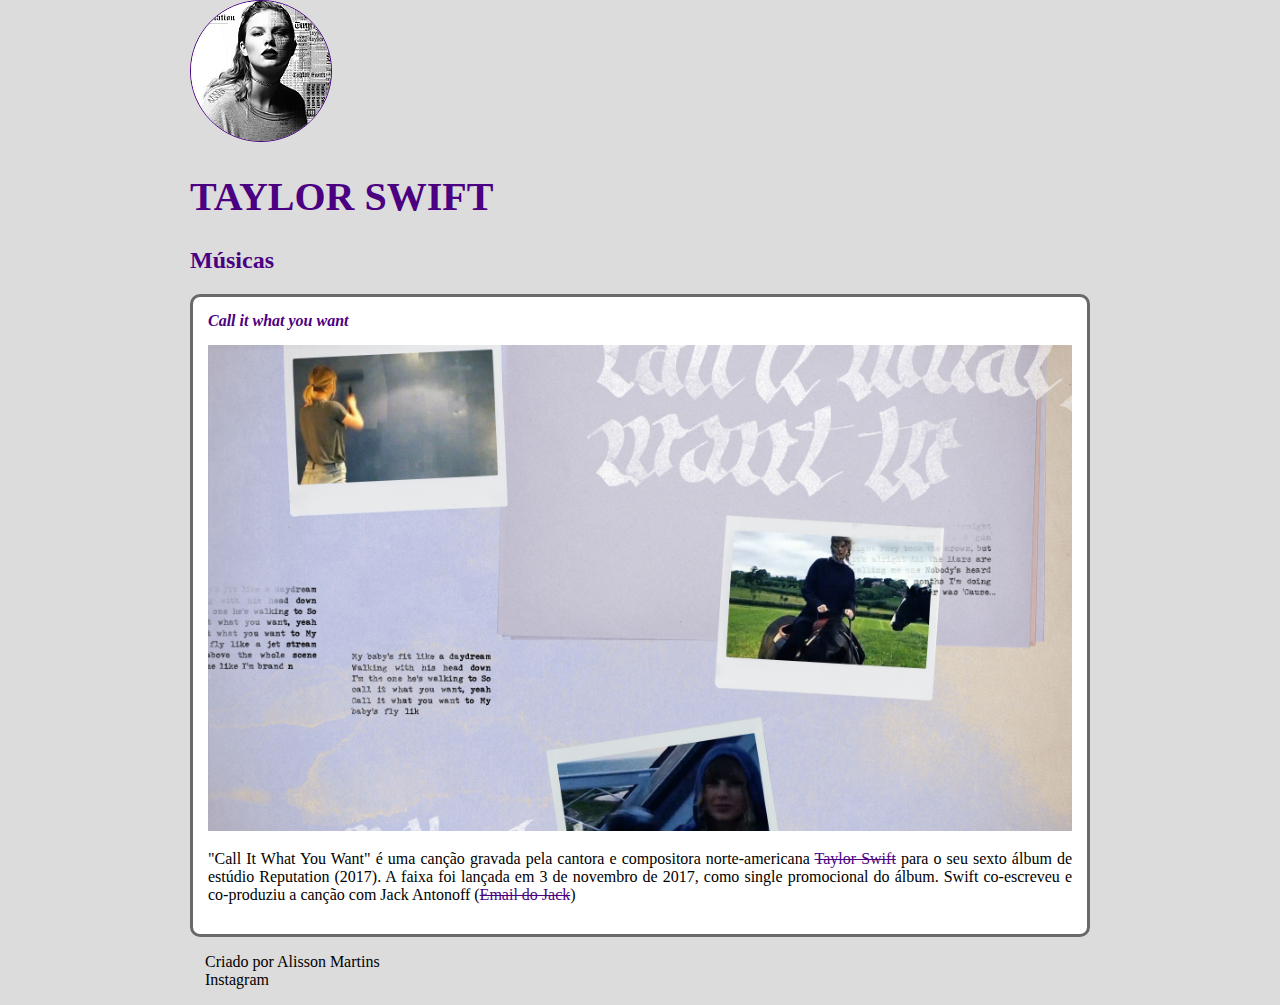
<file: CURSO-HTML5/index.html>
<!DOCTYPE html>
<html>
    <head>
      <meta charset="utf-8">
      <title>TayTay</title>
      <link rel="stylesheet" href="style.css">
    </head>
    <body>
        <header>
            <img src="taylor.png" alt="Foto do rosto da cantora Taylor Swift" class="photo">
            <h1 id="title">Taylor Swift</h1>
        </header>
        <section>
            <header>
                <h2 class="subtitle">Músicas</h2>
            </header>
            <article class="post">
                <header>
                  <h3 class="post_title">Call it what you want</h3>
                  <img src="conteudo1.png" alt="Letra da música" class="post-image"> 
                </header>
                <p class="post_content">
                    "Call It What You Want" é uma canção gravada pela cantora
                    e compositora norte-americana <a href="https://www.taylorswift.com/" target="_blank">Taylor Swift</a> para o seu
                    sexto álbum de estúdio Reputation (2017). A faixa foi 
                    lançada em 3 de novembro de 2017, como single promocional 
                    do álbum. Swift co-escreveu e co-produziu a canção com Jack Antonoff (<a href="mailto:al07ma@gmail.com">Email do Jack</a>)
                </p>
            </article>


        <footer>
            <ul class="content-list">
                <li>Criado por Alisson Martins</li>
                <li> <a href="https://www.instagram.com/alisson7martins/" target="_blank">Instagram</a></li>

            </ul>

        
        </footer>
        </section>


        
    </body>
    
</html>
</file>
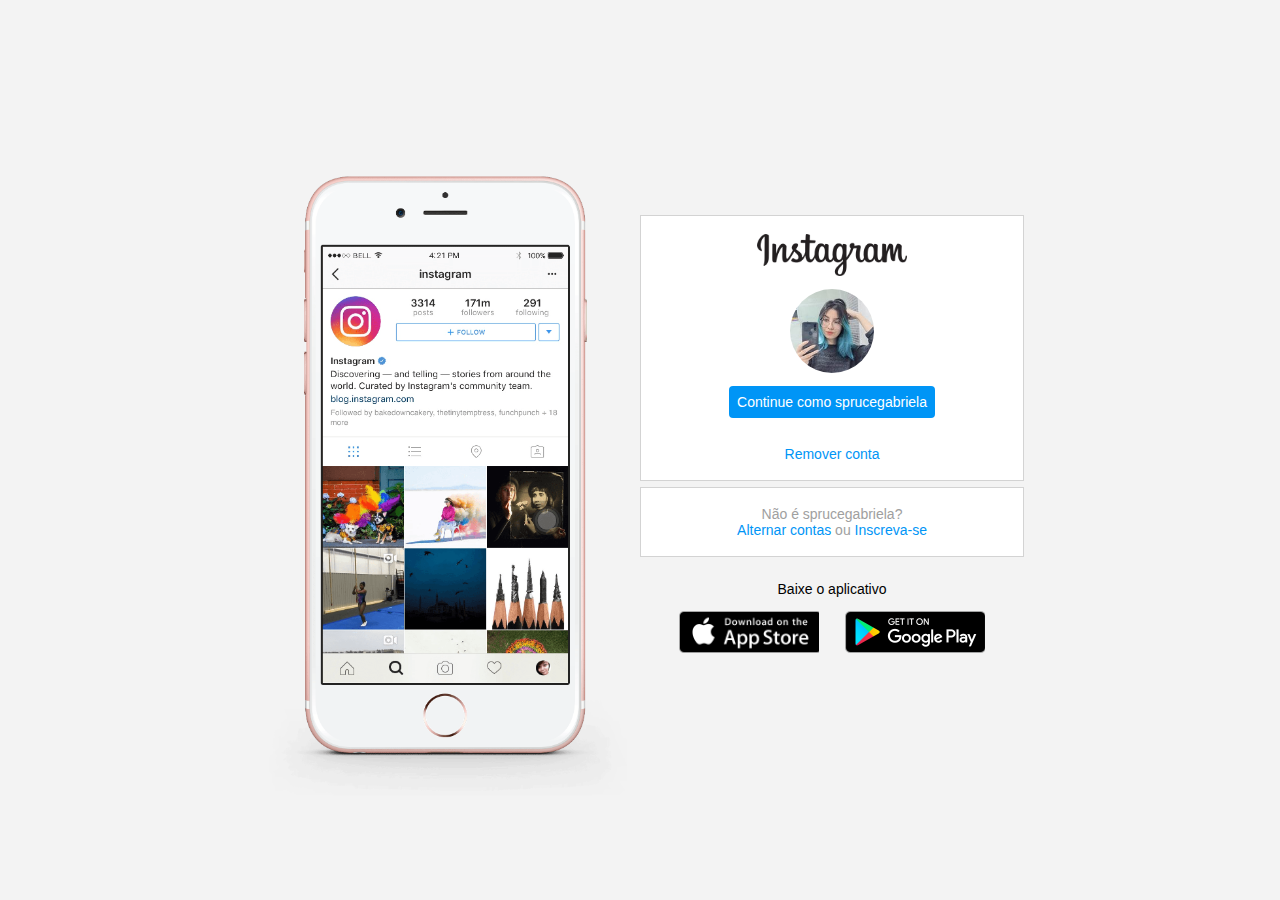
<file: instagram-dio-master/index.html>
<!DOCTYPE html>
<html lang="en">
<head>
    <meta charset="UTF-8">
    <meta name="viewport" content="width=device-width, initial-scale=1.0">
    <link rel="stylesheet" href="style.css">
    <title>Instagram</title>
</head>
<body>
    <div class="instagram-wrapper">
        <div class="instagram-phone">
            <img src="./img/instagram-celular.png" alt="celular">
        </div>
        <div class="instagram-continue">
            <div class="group">
                <img src="./img/instagram-logo.png" class="instagram-logo" alt="instagram logo">
                <div class="profile-photo">
                    <img src="./img/perfil-instagram.jpg" alt="foto de perfil">
                </div>
                <a href="#" class="instagram-login">Continue como sprucegabriela</a>
                <a href="#" class="instagram-logout">Remover conta</a>
            </div>
            <div class="group">
                <p class="not-account">Não é sprucegabriela?</p>
                <p class="not-account">
                    <span class="link-blue">Alternar contas</span>
                    ou
                    <span class="link-blue">Inscreva-se</span>
                </p>
            </div>
            <div class="get-the-app">
                <p class="get-app">Baixe o aplicativo</p>
                <div class="download">
                    <a href="#" class="app-download"></a>
                    <a href="#" class="app-download"></a>
                </div>
            </div>
        </div>
    </div>
</body>
</html>
</file>
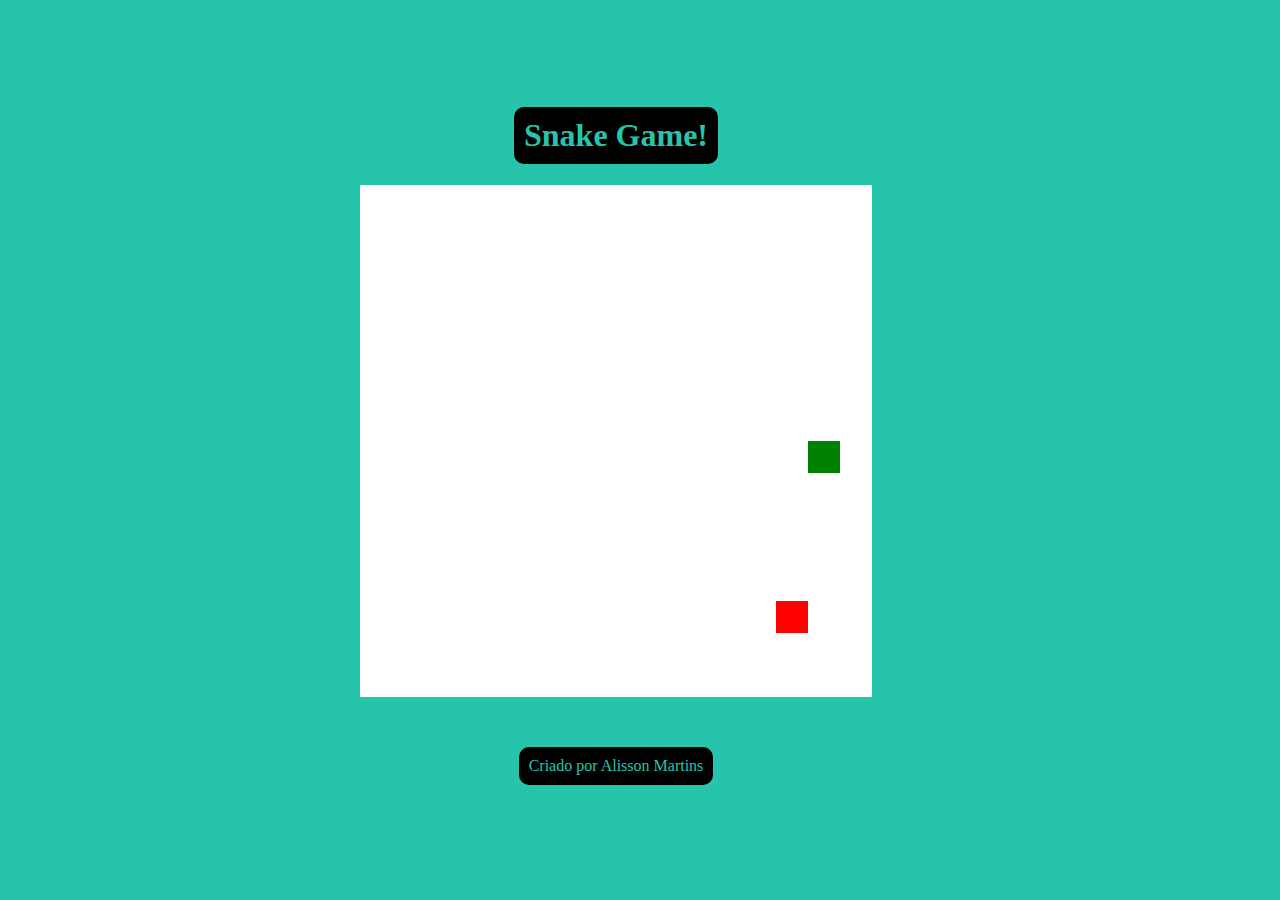
<file: jogo-da-cobrinha-js/index.html>
<!DOCTYPE html>
<html lang="pt-br">
<head>
    <meta charset="UTF-8">
    <meta http-equiv="X-UA-Compatible" content="IE=edge">
    <meta name="viewport" content="width=device-width, initial-scale=1.0">
    <link rel="stylesheet" href="./style.css">
    <script defer src="./script.js"></script>
    <title>Snake Game</title>
</head>
<body>
    <h1 class="nome">Snake Game!</h1>
    <canvas id="snake" width="512" height="512"></canvas>

    <footer class="rodape">
        <a href="https://www.linkedin.com/in/alissonmsmartins/" target="_blank">Criado por Alisson Martins</a>

    </footer>
</body>
</html>
</file>
<file: CURSO-HTML5/style.css>
body{
    background-color: #DCDCDC;
    font-family: Verdana;
    max-width: 900px;
    margin: auto;
}

.photo{
    border-radius: 50%;
    border: 1px solid #4B0082;
}

#title, .subtitle, .post_title {
    color: #4B0082;
}

#title{
    font-size: 40px;
    text-transform: uppercase;
}

a{
    text-decoration: line-through;
    color: #4B0082
}

.post_title{
    font-size: 16px;
    font-style: italic;
    margin: 0;
    margin-bottom: 15px;
}

.post{
    background-color: #fff;
    padding: 15px;
    border: 3px solid #696969;
    margin-bottom: 15px;
    border-radius: 10px;
}

.post_content{
    margin: 0;
    margin-bottom: 15px;
    text-align: justify;
}

.post-image{
    margin-bottom: 15px;
    width: 100%;
}

.content-list{
    list-style-type: none;
    padding-left: 15px;
}

.content-list li a{
    text-decoration: none;
    color: #000;
}
</file>
<file: instagram-dio-master/style.css>
* {
    padding: 0;
    margin: 0;
    box-sizing: border-box;
    text-decoration: none;
    font-family: sans-serif;
    font-size: 14px;
}

body {
    width: 100%;
    min-height: 100vh;
    background-color: rgb(243, 243, 243);
    margin: 0;
    padding: 0;
    display: flex;
    justify-content: center;
}

.instagram-wrapper {
    display: flex;
    align-items: center;
    justify-content: start;
    width: 60%;
    height: 100vh;
}

.instagram-phone {
    display: flex;
    align-items: center;
    justify-content: center;
    width: 50%;
}

.instagram-phone img {
    height: 50rem;
}

.instagram-continue {
    display: flex;
    align-items: center; /* horizontal */
    justify-content: space-around; /* vertical */
    flex-direction: column;
    width: 50%;
    min-height: 34rem;
}

.group {
    display: flex;
    justify-content: space-between;
    align-items: center;
    flex-direction: column;
    background-color: #ffffff;
    width: 100%;
    padding: 1.3rem 0;
    border: 1px solid lightgray;
}

.group:nth-child(1) {
    min-height: 19rem;
}

.instagram-logo {
    height: 3rem;
}

.profile-photo {
    display: flex;
    justify-content: center;
    align-items: center;
    border-radius: 50%;
    overflow: hidden;
}

.profile-photo img {
    height: 6rem;
}

.instagram-login {
    background-color: #0095f6;
    color: #ffffff;
    padding: 8px;
    border-radius: 4px;
}

.instagram-logout {
    color: #0095f6;
    margin-top: 1rem;
}

.not-account {
    color: rgb(160, 160, 160);
}

.link-blue {
    color: #0095f6;
}

.get-the-app {
    display: flex;
    flex-direction: column;
    align-items: center;
    justify-content: center;
    width: 100%;
    padding: 1.3rem 0;
}

.download {
    display: flex;
    width: 100%;
    justify-content: space-evenly;
    align-items: center;
    padding: 1rem;
}

.app-download {
    height: 3rem;
    width: 10rem;
    background-size: cover;
}

.app-download:nth-child(1) {
    background-image: url('./img/apple-button.png');
}

.app-download:nth-child(2) {
    background-image: url('./img/googleplay-button.png');
}

/* media queries */


@media (max-width: 1024px) {
    .instagram-wrapper {
        width: 90%;
    }
}

@media (max-width: 650px) {
    body {
        background-color: #ffffff;
    }

    .instagram-wrapper {
        width: 90%;
    }

    .instagram-phone {
        display: none;
    }

    .instagram-continue {
        width: 100%;
    }
    
    .group {
        border: 1px solid transparent;
    }
}
</file>
<file: jogo-da-cobrinha-js/style.css>
body{
    height: 95vh;
    width: 95vw;
    display: flex;
    flex-direction: column;
    justify-content: center;
    align-items: center;
    background-color:rgb(38, 197, 171);
    color: rgb(38, 197, 171);
}

.nome {
    background-color: rgb(0, 0, 0);
    padding: 10px;
    border-radius: 10px;
}

.rodape{
    background-color: rgb(0, 0, 0);
    padding: 10px;
    margin-top: 50px;
    border-radius: 10px;

}

a{
    text-decoration: none;
    color: rgb(38, 197, 171);
}

footer:hover{
    background-color: white;
}
</file>
